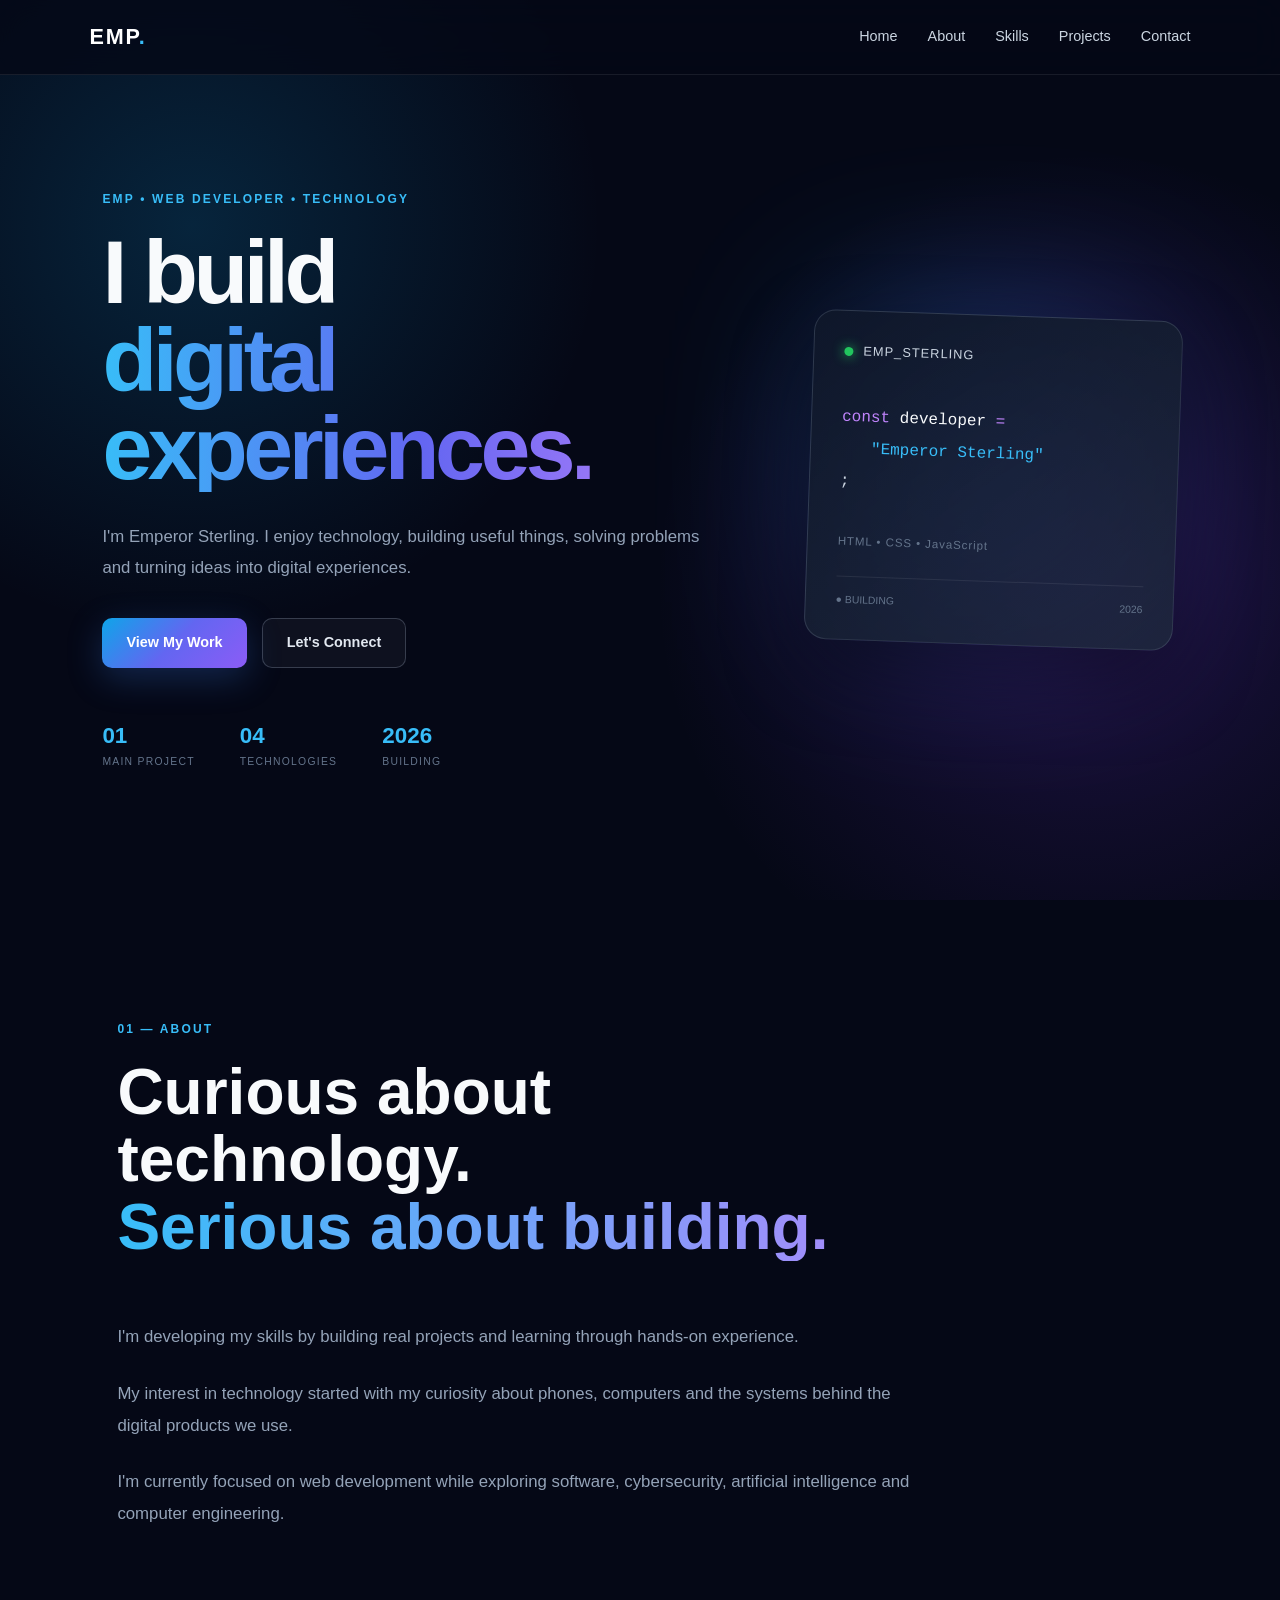
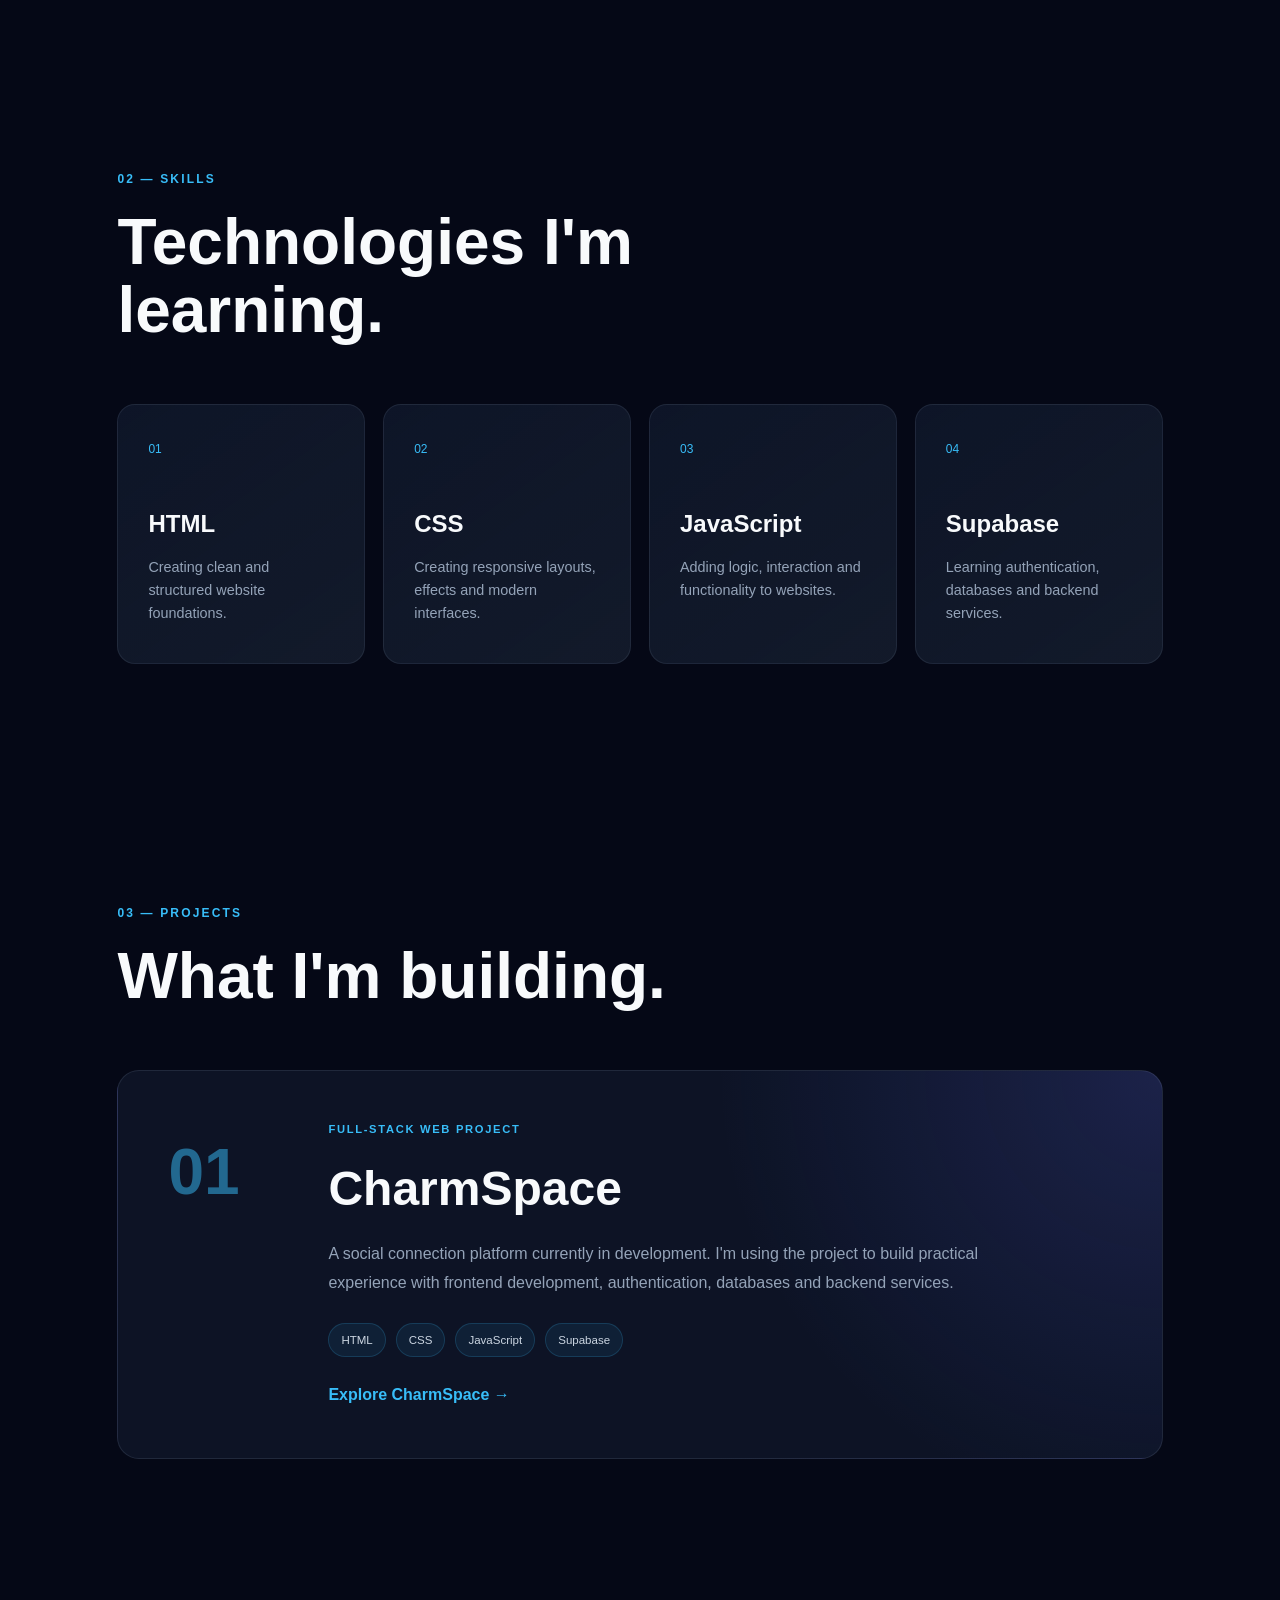
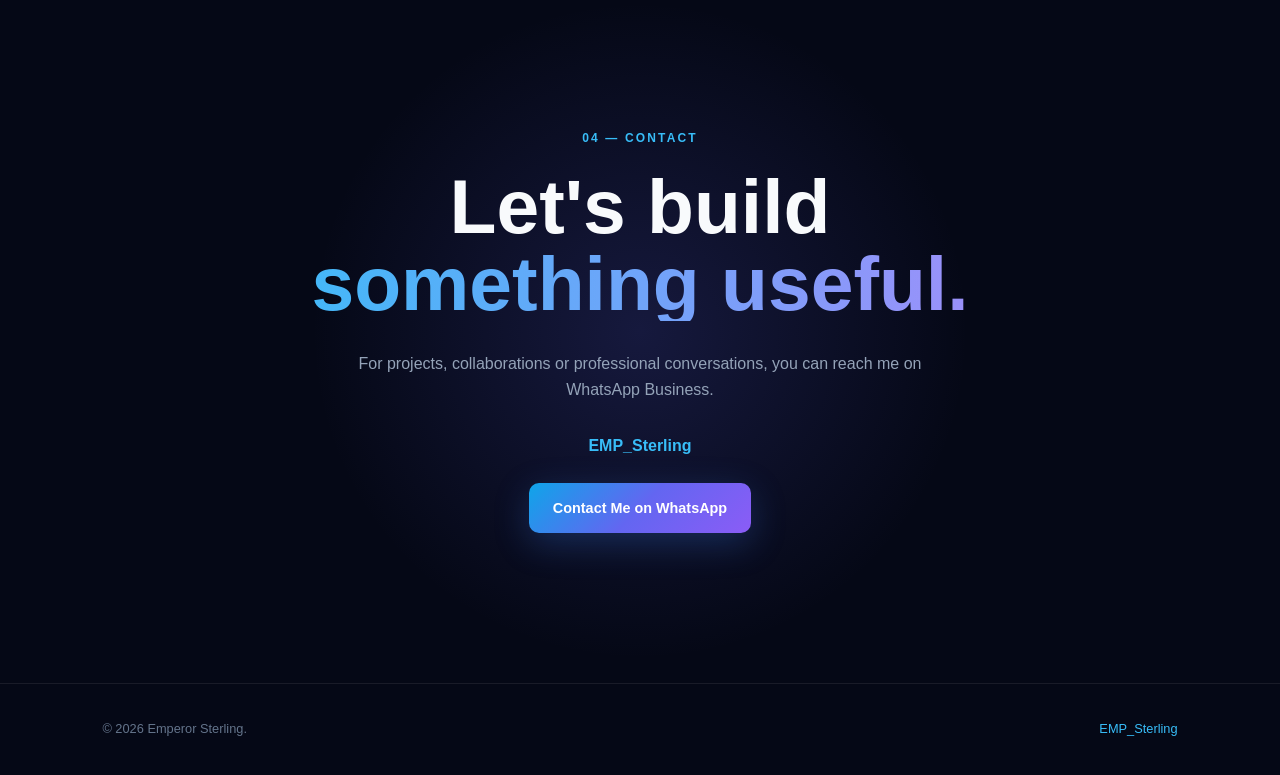
<file: index.html>
<!DOCTYPE html>
<html lang="en">
<head>
  <meta charset="UTF-8">
  <meta name="viewport" content="width=device-width, initial-scale=1.0">

  <meta
    name="description"
    content="Emperor Sterling — Web Developer and Technology Enthusiast."
  >

  <title>Emperor Sterling | Developer</title>

  <link rel="stylesheet" href="style.css">
</head>

<body>

  <!-- NAVIGATION -->
  <header class="navbar">

    <a href="index.html" class="logo">
      EMP<span>.</span>
    </a>

    <nav>
      <a href="index.html">Home</a>
      <a href="#about">About</a>
      <a href="#skills">Skills</a>
      <a href="#projects">Projects</a>
      <a href="#contact">Contact</a>
    </nav>

  </header>


  <main>

    <!-- HERO -->
    <section id="home" class="hero">

      <div class="hero-content">

        <p class="eyebrow">
          EMP • WEB DEVELOPER • TECHNOLOGY
        </p>

        <h1>
          I build
          <span>digital experiences.</span>
        </h1>

        <p class="hero-description">
          I'm Emperor Sterling. I enjoy technology,
          building useful things, solving problems and
          turning ideas into digital experiences.
        </p>

        <div class="hero-buttons">

          <a href="#projects" class="button primary">
            View My Work
          </a>

          <a href="#contact" class="button secondary">
            Let's Connect
          </a>

        </div>

        <div class="stats">

          <div>
            <strong>01</strong>
            <small>MAIN PROJECT</small>
          </div>

          <div>
            <strong>04</strong>
            <small>TECHNOLOGIES</small>
          </div>

          <div>
            <strong>2026</strong>
            <small>BUILDING</small>
          </div>

        </div>

      </div>


      <!-- TECH CARD -->
      <div class="hero-visual">

        <div class="orb"></div>

        <div class="tech-card">

          <div class="card-header">
            <span class="online"></span>
            <span>EMP_STERLING</span>
          </div>

          <div class="code">

            <p>
              <span class="purple">const</span>
              <span class="white">developer</span>
              <span class="purple">=</span>
            </p>

            <p class="indent">
              <span class="blue">"Emperor Sterling"</span>
            </p>

            <p>
              ;
            </p>

          </div>

          <div class="card-tech">
            HTML • CSS • JavaScript
          </div>

          <div class="card-status">
            <span>● BUILDING</span>
            <span>2026</span>
          </div>

        </div>

      </div>

    </section>


    <!-- ABOUT -->
    <section id="about" class="section">

      <div class="section-title">

        <p class="eyebrow">
          01 — ABOUT
        </p>

        <h2>
          Curious about technology.
          <span>Serious about building.</span>
        </h2>

      </div>

      <div class="about-text">

        <p>
          I'm developing my skills by building real
          projects and learning through hands-on
          experience.
        </p>

        <p>
          My interest in technology started with my
          curiosity about phones, computers and the
          systems behind the digital products we use.
        </p>

        <p>
          I'm currently focused on web development
          while exploring software, cybersecurity,
          artificial intelligence and computer
          engineering.
        </p>

      </div>

    </section>


    <!-- SKILLS -->
    <section id="skills" class="section">

      <div class="section-title">

        <p class="eyebrow">
          02 — SKILLS
        </p>

        <h2>
          Technologies I'm learning.
        </h2>

      </div>


      <div class="skills">

        <div class="skill">
          <span>01</span>
          <h3>HTML</h3>
          <p>
            Creating clean and structured website
            foundations.
          </p>
        </div>

        <div class="skill">
          <span>02</span>
          <h3>CSS</h3>
          <p>
            Creating responsive layouts, effects
            and modern interfaces.
          </p>
        </div>

        <div class="skill">
          <span>03</span>
          <h3>JavaScript</h3>
          <p>
            Adding logic, interaction and functionality
            to websites.
          </p>
        </div>

        <div class="skill">
          <span>04</span>
          <h3>Supabase</h3>
          <p>
            Learning authentication, databases and
            backend services.
          </p>
        </div>

      </div>

    </section>


    <!-- PROJECTS -->
    <section id="projects" class="section">

      <div class="section-title">

        <p class="eyebrow">
          03 — PROJECTS
        </p>

        <h2>
          What I'm building.
        </h2>

      </div>


      <div class="project">

        <div class="project-number">
          01
        </div>

        <div class="project-content">

          <p class="project-label">
            FULL-STACK WEB PROJECT
          </p>

          <h3>
            CharmSpace
          </h3>

          <p>
            A social connection platform currently
            in development. I'm using the project to
            build practical experience with frontend
            development, authentication, databases
            and backend services.
          </p>


          <div class="tags">

            <span>HTML</span>
            <span>CSS</span>
            <span>JavaScript</span>
            <span>Supabase</span>

          </div>


          <a
            href="view-work.html"
            class="project-link"
          >
            Explore CharmSpace →
          </a>

        </div>

      </div>

    </section>


    <!-- CONTACT -->
    <section id="contact" class="contact">

      <p class="eyebrow">
        04 — CONTACT
      </p>

      <h2>
        Let's build
        <span>something useful.</span>
      </h2>

      <p>
        For projects, collaborations or professional
        conversations, you can reach me on WhatsApp
        Business.
      </p>

      <p class="handle">
        EMP_Sterling
      </p>

      <!-- WhatsApp link will be added here -->
      <a
  href="https://wa.me/message/MUQTIMZILRY3A1"
  class="button primary"
  target="_blank"
  rel="noopener noreferrer"
>
  Contact Me on WhatsApp
</a>

    </section>

  </main>


  <!-- FOOTER -->
  <footer>

    <p>
      © 2026 Emperor Sterling.
    </p>

    <span>
      EMP_Sterling
    </span>

  </footer>


  <script src="script.js"></script>

</body>
</html>
</file>
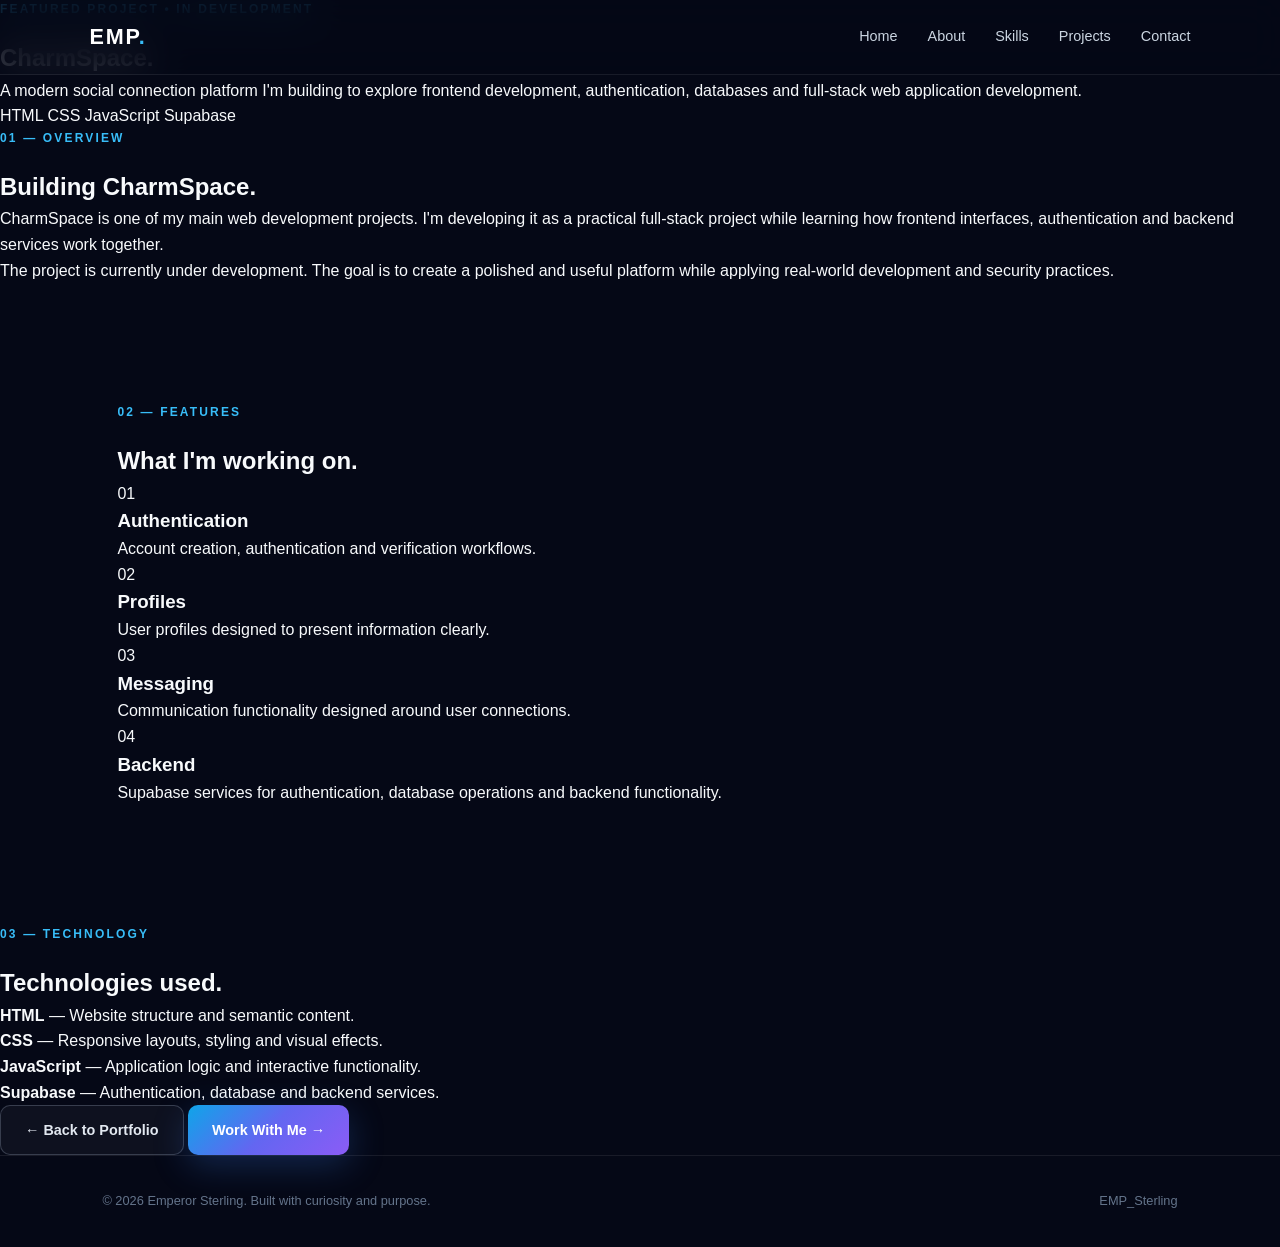
<file: view-work.html>
<!DOCTYPE html>
<html lang="en">

<head>

  <meta charset="UTF-8">

  <meta
    name="viewport"
    content="width=device-width, initial-scale=1.0"
  >

  <meta
    name="description"
    content="CharmSpace — A full-stack web project by Emperor Sterling."
  >

  <title>CharmSpace | Emperor Sterling</title>

  <link rel="stylesheet" href="style.css">

</head>


<body>


  <!-- ================= NAVIGATION ================= -->

  <header class="navbar">

    <a
      href="index.html"
      class="logo"
    >
      EMP<span>.</span>
    </a>


    <nav aria-label="Primary navigation">

      <a href="index.html">Home</a>

      <a href="index.html#about">About</a>

      <a href="index.html#skills">Skills</a>

      <a href="index.html#projects">Projects</a>

      <a href="index.html#contact">Contact</a>

    </nav>

  </header>



  <!-- ================= PROJECT PAGE ================= -->

  <main>


    <section class="project-page-hero">


      <p class="eyebrow">
        FEATURED PROJECT • IN DEVELOPMENT
      </p>


      <h1>
        Charm<span>Space.</span>
      </h1>


      <p class="project-page-description">

        A modern social connection platform I'm building
        to explore frontend development, authentication,
        databases and full-stack web application development.

      </p>


      <div class="project-tech large-tech">

        <span>HTML</span>

        <span>CSS</span>

        <span>JavaScript</span>

        <span>Supabase</span>

      </div>

    </section>



    <!-- ================= OVERVIEW ================= -->

    <section class="project-details">


      <div class="details-heading">

        <p class="eyebrow">
          01 — OVERVIEW
        </p>


        <h2>
          Building CharmSpace.
        </h2>

      </div>


      <div class="details-content">

        <p>

          CharmSpace is one of my main web development
          projects. I'm developing it as a practical
          full-stack project while learning how frontend
          interfaces, authentication and backend services
          work together.

        </p>


        <p>

          The project is currently under development.
          The goal is to create a polished and useful
          platform while applying real-world development
          and security practices.

        </p>

      </div>

    </section>



    <!-- ================= FEATURES ================= -->

    <section class="section">


      <div class="section-heading">

        <p class="eyebrow">
          02 — FEATURES
        </p>


        <h2>
          What I'm working on.
        </h2>

      </div>



      <div class="skills-grid">


        <div class="skill-card">

          <span>01</span>

          <h3>
            Authentication
          </h3>

          <p>
            Account creation, authentication and
            verification workflows.
          </p>

        </div>



        <div class="skill-card">

          <span>02</span>

          <h3>
            Profiles
          </h3>

          <p>
            User profiles designed to present
            information clearly.
          </p>

        </div>



        <div class="skill-card">

          <span>03</span>

          <h3>
            Messaging
          </h3>

          <p>
            Communication functionality designed
            around user connections.
          </p>

        </div>



        <div class="skill-card">

          <span>04</span>

          <h3>
            Backend
          </h3>

          <p>
            Supabase services for authentication,
            database operations and backend functionality.
          </p>

        </div>

      </div>

    </section>



    <!-- ================= TECHNOLOGY ================= -->

    <section class="project-details">


      <div class="details-heading">

        <p class="eyebrow">
          03 — TECHNOLOGY
        </p>


        <h2>
          Technologies used.
        </h2>

      </div>


      <div class="details-content">

        <p>
          <strong>HTML</strong> — Website structure
          and semantic content.
        </p>


        <p>
          <strong>CSS</strong> — Responsive layouts,
          styling and visual effects.
        </p>


        <p>
          <strong>JavaScript</strong> — Application
          logic and interactive functionality.
        </p>


        <p>
          <strong>Supabase</strong> — Authentication,
          database and backend services.
        </p>

      </div>

    </section>



    <!-- ================= PROJECT ACTIONS ================= -->

    <section class="project-actions">


      <a
        href="index.html"
        class="button secondary"
      >
        ← Back to Portfolio
      </a>


      <a
        href="index.html#contact"
        class="button primary"
      >
        Work With Me →
      </a>

    </section>

  </main>



  <!-- ================= FOOTER ================= -->

  <footer>

    <p>
      © 2026 Emperor Sterling.
      Built with curiosity and purpose.
    </p>


    <p class="footer-handle">
      EMP_Sterling
    </p>

  </footer>



  <script src="script.js"></script>

</body>

</html>
</file>
<file: style.css>
/* =====================================================
   EMPEROR STERLING PORTFOLIO
   ===================================================== */

* {
  margin: 0;
  padding: 0;
  box-sizing: border-box;
}

html {
  scroll-behavior: smooth;
}

body {
  background: #050816;
  color: #f8fafc;
  font-family: Arial, Helvetica, sans-serif;
  line-height: 1.6;
  overflow-x: hidden;
}


/* =====================================================
   NAVIGATION
   ===================================================== */

.navbar {
  position: fixed;
  top: 0;
  left: 0;
  width: 100%;
  height: 75px;

  display: flex;
  align-items: center;
  justify-content: space-between;

  padding: 0 7%;

  background: rgba(5, 8, 22, 0.78);
  border-bottom: 1px solid rgba(255,255,255,0.08);

  backdrop-filter: blur(18px);

  z-index: 1000;
}

.logo {
  color: #ffffff;
  text-decoration: none;
  font-size: 1.35rem;
  font-weight: 800;
  letter-spacing: 0.08em;
}

.logo span {
  color: #38bdf8;
}

.navbar nav {
  display: flex;
  gap: 30px;
}

.navbar nav a {
  color: #cbd5e1;
  text-decoration: none;
  font-size: 0.9rem;
  transition: 0.3s;
}

.navbar nav a:hover {
  color: #38bdf8;
}


/* =====================================================
   HERO
   ===================================================== */

.hero {
  min-height: 100vh;

  display: flex;
  align-items: center;
  justify-content: space-between;

  gap: 70px;

  padding: 140px 8% 80px;

  position: relative;

  background:
    radial-gradient(
      circle at 15% 25%,
      rgba(14, 165, 233, 0.18),
      transparent 32%
    ),
    radial-gradient(
      circle at 85% 65%,
      rgba(124, 58, 237, 0.20),
      transparent 35%
    ),
    #050816;
}

.hero-content {
  max-width: 700px;
}

.eyebrow {
  color: #38bdf8;
  font-size: 0.75rem;
  font-weight: 700;
  letter-spacing: 0.18em;
  margin-bottom: 20px;
}

.hero h1 {
  font-size: clamp(3rem, 7vw, 6.5rem);
  line-height: 0.98;
  letter-spacing: -0.05em;
  margin-bottom: 30px;
}

.hero h1 span {
  display: block;

  background: linear-gradient(
    90deg,
    #38bdf8,
    #6366f1,
    #c084fc
  );

  -webkit-background-clip: text;
  background-clip: text;
  color: transparent;
}

.hero-description {
  max-width: 620px;
  color: #94a3b8;
  font-size: 1.05rem;
  line-height: 1.8;
}

.hero-buttons {
  display: flex;
  gap: 15px;
  margin-top: 35px;
  flex-wrap: wrap;
}


/* =====================================================
   BUTTONS
   ===================================================== */

.button {
  display: inline-flex;
  align-items: center;
  justify-content: center;

  min-height: 50px;
  padding: 0 24px;

  border-radius: 10px;

  text-decoration: none;
  font-weight: 700;
  font-size: 0.9rem;

  transition: 0.3s;
}

.button:hover {
  transform: translateY(-3px);
}

.primary {
  color: #ffffff;

  background: linear-gradient(
    135deg,
    #0ea5e9,
    #6366f1,
    #8b5cf6
  );

  box-shadow:
    0 10px 35px rgba(59,130,246,0.25);
}

.secondary {
  color: #e2e8f0;

  border: 1px solid rgba(148,163,184,0.3);

  background: rgba(255,255,255,0.04);
}

.secondary:hover {
  border-color: #38bdf8;
}


/* =====================================================
   STATS
   ===================================================== */

.stats {
  display: flex;
  gap: 45px;
  margin-top: 50px;
}

.stats div {
  display: flex;
  flex-direction: column;
}

.stats strong {
  color: #38bdf8;
  font-size: 1.4rem;
}

.stats small {
  color: #64748b;
  font-size: 0.65rem;
  letter-spacing: 0.12em;
}


/* =====================================================
   DEVELOPER CARD
   ===================================================== */

.hero-visual {
  position: relative;
  width: 430px;
  min-width: 350px;
}

.orb {
  position: absolute;

  width: 300px;
  height: 300px;

  left: 50%;
  top: 50%;

  transform: translate(-50%, -50%);

  background: linear-gradient(
    135deg,
    #0ea5e9,
    #7c3aed
  );

  filter: blur(90px);
  opacity: 0.45;
}

.tech-card {
  position: relative;

  padding: 30px;

  border-radius: 22px;

  background:
    linear-gradient(
      145deg,
      rgba(15,23,42,0.95),
      rgba(30,41,59,0.78)
    );

  border: 1px solid rgba(148,163,184,0.2);

  box-shadow:
    0 30px 80px rgba(0,0,0,0.45);

  transform: rotate(2deg);

  transition: 0.4s;
}

.tech-card:hover {
  transform: rotate(0deg) translateY(-8px);
}

.card-header {
  display: flex;
  align-items: center;
  gap: 10px;

  color: #cbd5e1;

  font-size: 0.8rem;
  letter-spacing: 0.08em;
}

.online {
  width: 9px;
  height: 9px;

  border-radius: 50%;

  background: #22c55e;

  box-shadow: 0 0 12px #22c55e;
}

.code {
  margin-top: 40px;

  font-family: "Courier New", monospace;

  font-size: 1rem;

  line-height: 2;
}

.code p {
  color: #cbd5e1;
}

.indent {
  padding-left: 30px;
}

.purple {
  color: #c084fc;
}

.blue {
  color: #38bdf8;
}

.white {
  color: #f8fafc;
}

.card-tech {
  margin-top: 35px;

  color: #64748b;

  font-size: 0.72rem;

  letter-spacing: 0.08em;
}

.card-status {
  display: flex;
  justify-content: space-between;

  margin-top: 25px;
  padding-top: 15px;

  border-top: 1px solid rgba(255,255,255,0.08);

  color: #64748b;

  font-size: 0.65rem;
}


/* =====================================================
   GENERAL SECTIONS
   ===================================================== */

.section {
  max-width: 1250px;
  margin: auto;

  padding: 120px 8%;
}

.section-title {
  max-width: 750px;
  margin-bottom: 60px;
}

.section-title h2 {
  font-size: clamp(2.2rem, 5vw, 4rem);
  line-height: 1.05;
}

.section-title h2 span {
  display: block;

  background: linear-gradient(
    90deg,
    #38bdf8,
    #a78bfa
  );

  -webkit-background-clip: text;
  background-clip: text;

  color: transparent;
}


/* =====================================================
   ABOUT
   ===================================================== */

.about-text {
  max-width: 800px;
  display: grid;
  gap: 25px;
}

.about-text p {
  color: #94a3b8;
  font-size: 1.05rem;
  line-height: 1.9;
}


/* =====================================================
   SKILLS
   ===================================================== */

.skills {
  display: grid;

  grid-template-columns: repeat(4, 1fr);

  gap: 18px;
}

.skill {
  min-height: 260px;

  padding: 30px;

  border-radius: 18px;

  background:
    linear-gradient(
      145deg,
      rgba(15,23,42,0.9),
      rgba(30,41,59,0.55)
    );

  border: 1px solid rgba(148,163,184,0.12);

  transition: 0.3s;
}

.skill:hover {
  transform: translateY(-7px);

  border-color: rgba(56,189,248,0.5);

  box-shadow:
    0 20px 50px rgba(14,165,233,0.08);
}

.skill > span {
  color: #38bdf8;
  font-size: 0.75rem;
}

.skill h3 {
  margin-top: 45px;

  font-size: 1.5rem;
}

.skill p {
  margin-top: 12px;

  color: #94a3b8;

  font-size: 0.9rem;
}


/* =====================================================
   PROJECT
   ===================================================== */

.project {
  display: grid;

  grid-template-columns: 120px 1fr;

  gap: 40px;

  padding: 50px;

  border-radius: 22px;

  background:
    radial-gradient(
      circle at 100% 0%,
      rgba(99,102,241,0.18),
      transparent 40%
    ),
    rgba(15,23,42,0.8);

  border: 1px solid rgba(148,163,184,0.15);
}

.project-number {
  color: #38bdf8;

  font-size: 4rem;

  font-weight: 800;

  opacity: 0.5;
}

.project-label {
  color: #38bdf8;

  font-size: 0.7rem;

  font-weight: 700;

  letter-spacing: 0.15em;
}

.project h3 {
  margin: 12px 0;

  font-size: 3rem;
}

.project-content > p:not(.project-label) {
  max-width: 700px;

  color: #94a3b8;

  line-height: 1.8;
}

.tags {
  display: flex;

  gap: 10px;

  flex-wrap: wrap;

  margin: 25px 0;
}

.tags span {
  padding: 7px 12px;

  border-radius: 20px;

  color: #cbd5e1;

  background: rgba(56,189,248,0.08);

  border: 1px solid rgba(56,189,248,0.18);

  font-size: 0.72rem;
}

.project-link {
  display: inline-block;

  color: #38bdf8;

  text-decoration: none;

  font-weight: 700;

  transition: 0.3s;
}

.project-link:hover {
  color: #a78bfa;
  transform: translateX(5px);
}


/* =====================================================
   CONTACT
   ===================================================== */

.contact {
  text-align: center;

  padding: 150px 8%;

  background:
    radial-gradient(
      circle at center,
      rgba(99,102,241,0.18),
      transparent 45%
    );
}

.contact h2 {
  max-width: 850px;

  margin: auto;

  font-size: clamp(2.5rem, 6vw, 5rem);

  line-height: 1;
}

.contact h2 span {
  display: block;

  background: linear-gradient(
    90deg,
    #38bdf8,
    #a78bfa
  );

  -webkit-background-clip: text;
  background-clip: text;

  color: transparent;
}

.contact > p:not(.eyebrow):not(.handle) {
  max-width: 600px;

  margin: 30px auto;

  color: #94a3b8;
}

.handle {
  color: #38bdf8;

  font-weight: 700;

  margin-bottom: 25px;
}


/* =====================================================
   FOOTER
   ===================================================== */

footer {
  padding: 35px 8%;

  display: flex;

  justify-content: space-between;

  gap: 20px;

  flex-wrap: wrap;

  border-top: 1px solid rgba(255,255,255,0.08);

  color: #64748b;

  font-size: 0.8rem;
}

footer span {
  color: #38bdf8;
}


/* =====================================================
   MOBILE
   ===================================================== */

@media (max-width: 900px) {

  .hero {
    flex-direction: column;

    align-items: flex-start;

    padding-top: 130px;
  }

  .hero-visual {
    width: 100%;
    max-width: 500px;
  }

  .skills {
    grid-template-columns: repeat(2, 1fr);
  }

  .project {
    grid-template-columns: 1fr;
  }

}


@media (max-width: 650px) {

  .navbar {
    padding: 0 5%;
  }

  .navbar nav {
    gap: 12px;
  }

  .navbar nav a {
    font-size: 0.72rem;
  }

  .hero {
    padding-left: 6%;
    padding-right: 6%;
  }

  .hero h1 {
    font-size: 3.2rem;
  }

  .stats {
    gap: 25px;
  }

  .hero-visual {
    min-width: 0;
  }

  .tech-card {
    padding: 22px;
  }

  .section {
    padding: 90px 6%;
  }

  .skills {
    grid-template-columns: 1fr;
  }

  .project {
    padding: 30px;
  }

  .project h3 {
    font-size: 2.3rem;
  }

  .project-number {
    font-size: 3rem;
  }

  .contact {
    padding: 100px 6%;
  }

}
</file>
